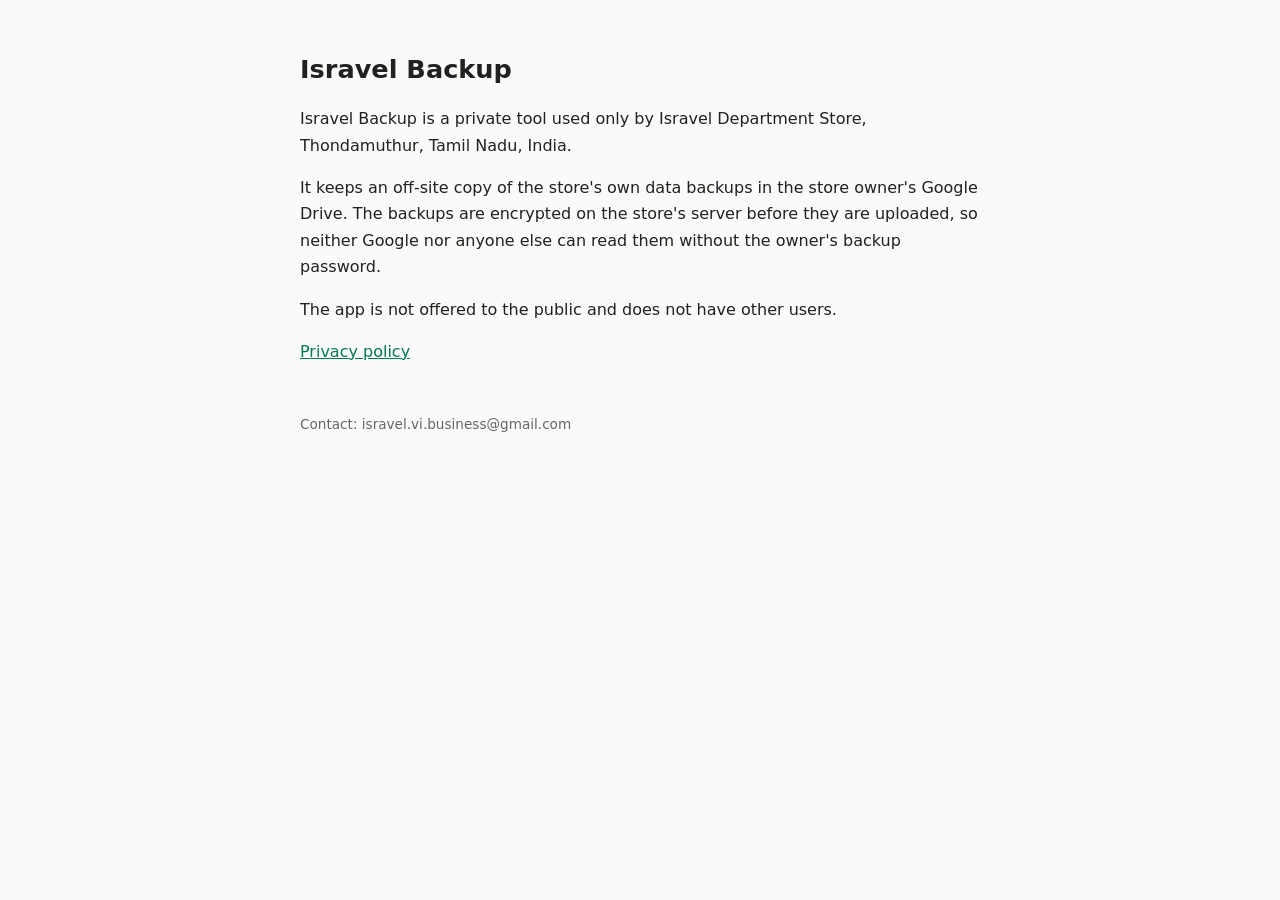
<file: index.html>
<!doctype html><html lang="en"><head><meta charset="utf-8"><meta name="viewport" content="width=device-width,initial-scale=1">
<title>Isravel Backup</title><link rel="stylesheet" href="style.css"></head><body>
<h1>Isravel Backup</h1>
<p>Isravel Backup is a private tool used only by Isravel Department Store, Thondamuthur, Tamil Nadu, India.</p>
<p>It keeps an off-site copy of the store's own data backups in the store owner's Google Drive. The backups are encrypted on the store's server before they are uploaded, so neither Google nor anyone else can read them without the owner's backup password.</p>
<p>The app is not offered to the public and does not have other users.</p>
<p><a href="privacy.html">Privacy policy</a></p>
<footer>Contact: isravel.vi.business@gmail.com</footer>
</body></html>
</file>
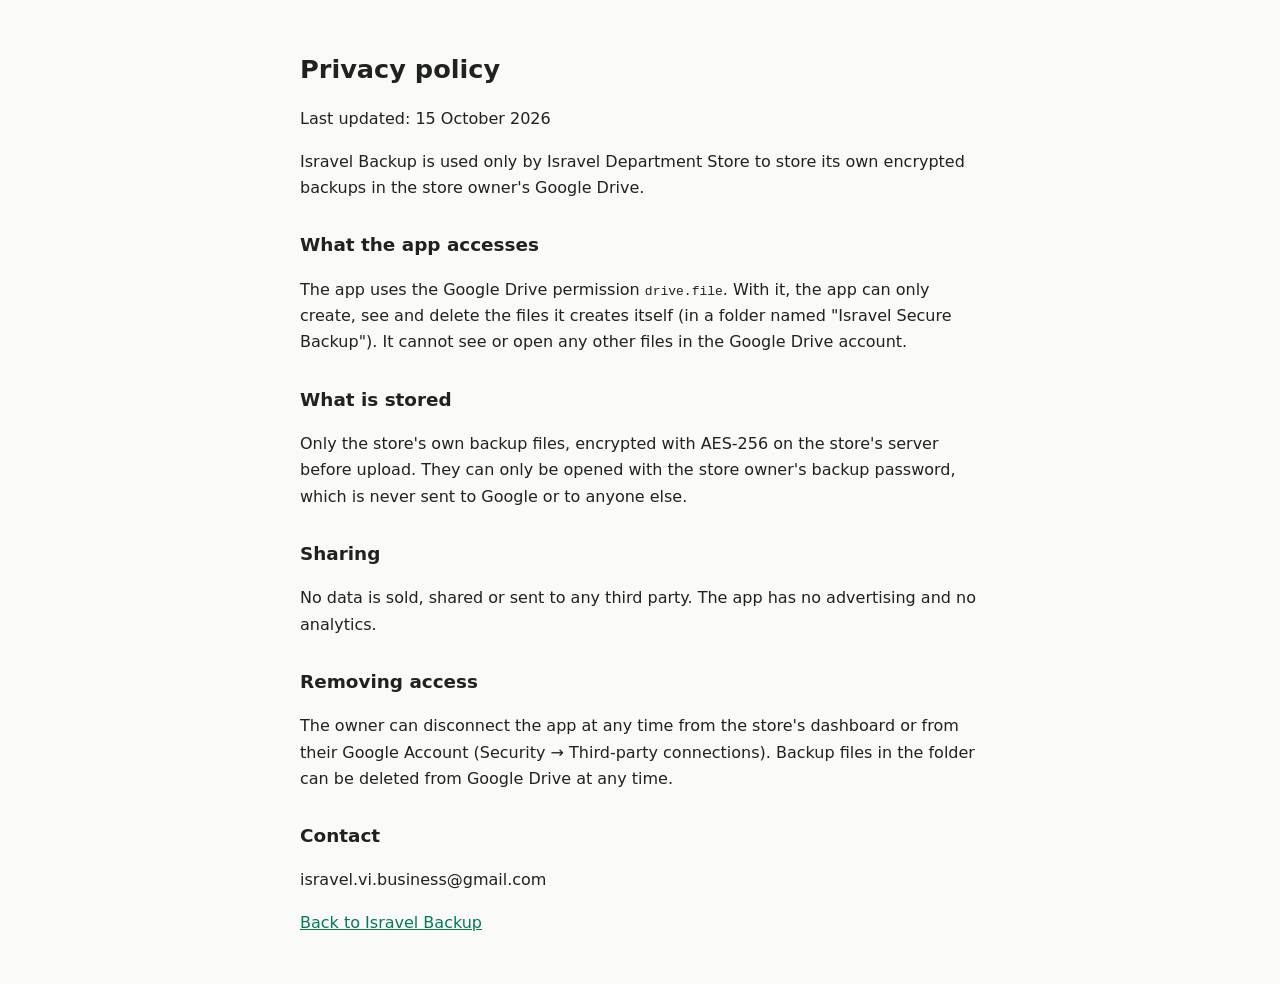
<file: privacy.html>
<!doctype html><html lang="en"><head><meta charset="utf-8"><meta name="viewport" content="width=device-width,initial-scale=1">
<title>Isravel Backup — Privacy policy</title><link rel="stylesheet" href="style.css"></head><body>
<h1>Privacy policy</h1>
<p>Last updated: 15 October 2026</p>
<p>Isravel Backup is used only by Isravel Department Store to store its own encrypted backups in the store owner's Google Drive.</p>
<h2>What the app accesses</h2>
<p>The app uses the Google Drive permission <code>drive.file</code>. With it, the app can only create, see and delete the files it creates itself (in a folder named "Isravel Secure Backup"). It cannot see or open any other files in the Google Drive account.</p>
<h2>What is stored</h2>
<p>Only the store's own backup files, encrypted with AES-256 on the store's server before upload. They can only be opened with the store owner's backup password, which is never sent to Google or to anyone else.</p>
<h2>Sharing</h2>
<p>No data is sold, shared or sent to any third party. The app has no advertising and no analytics.</p>
<h2>Removing access</h2>
<p>The owner can disconnect the app at any time from the store's dashboard or from their Google Account (Security → Third-party connections). Backup files in the folder can be deleted from Google Drive at any time.</p>
<h2>Contact</h2>
<p>isravel.vi.business@gmail.com</p>
<p><a href="index.html">Back to Isravel Backup</a></p>
</body></html>
</file>
<file: style.css>
body{font-family:system-ui,-apple-system,Segoe UI,Roboto,sans-serif;max-width:680px;margin:48px auto;padding:0 20px;color:#1f221e;line-height:1.65;background:#fafaf8}
h1{font-size:1.6rem;margin-bottom:.2rem}h2{font-size:1.15rem;margin-top:1.8rem}
a{color:#047857}footer{margin-top:3rem;font-size:.85rem;color:#666}
</file>
